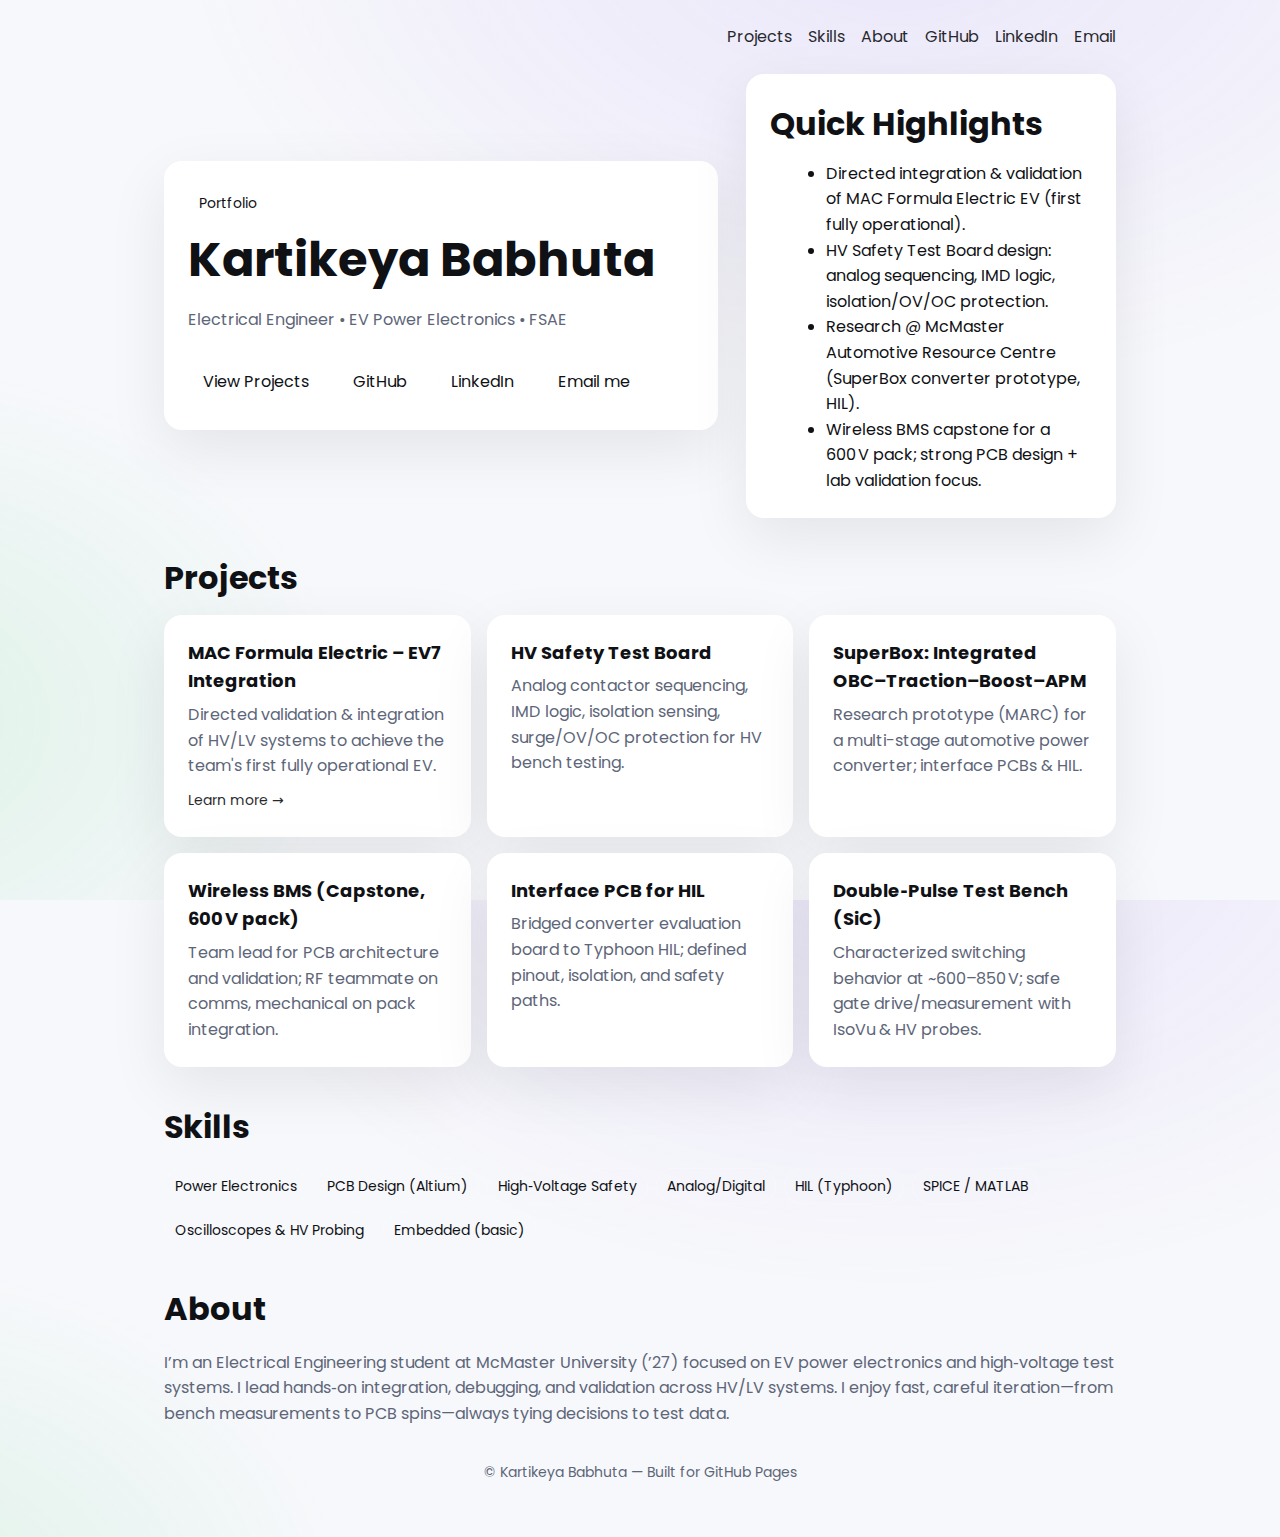
<file: index_kartikeya.html>
<!DOCTYPE html>
<html lang="en">
<head>
<meta charset="utf-8">
<meta name="viewport" content="width=device-width, initial-scale=1">
<title>Kartikeya Babhuta – Portfolio</title>
<link href="https://fonts.googleapis.com/css2?family=Poppins:wght@400;500;600&display=swap" rel="stylesheet">
<style>
:root{
  --bg:#0f1115;--fg:#e8ebf1;--muted:#a5b0c2;--card:#151922;--acc:#8b5cf6;--acc2:#22c55e;--shadow:rgba(0,0,0,.35);
}
@media (prefers-color-scheme: light){
  :root{--bg:#f7f8fb;--fg:#0f1115;--muted:#5d6679;--card:#ffffff;--shadow:rgba(0,0,0,.08)}
}
*{box-sizing:border-box}
html,body{height:100%}
body{
  margin:0;background:radial-gradient(1200px 800px at 70% -10%, rgba(139,92,246,.12), transparent 60%),
                    radial-gradient(800px 600px at -10% 80%, rgba(34,197,94,.12), transparent 60%),
                    var(--bg);
  color:var(--fg);font:16px/1.6 'Poppins',system-ui,-apple-system,Segoe UI,Roboto,Helvetica,Arial;
}
.container{max-width:1000px;margin:0 auto;padding:24px}
.nav{display:flex;gap:16px;justify-content:flex-end;flex-wrap:wrap}
.nav a{color:var(--fg);text-decoration:none;opacity:.9}
.nav a:hover{opacity:1}

.hero{display:grid;grid-template-columns:1.2fr .8fr;gap:28px;align-items:center;margin:24px 0 32px}
@media (max-width:800px){.hero{grid-template-columns:1fr}}
.card{background:var(--card);border-radius:18px;box-shadow:0 20px 60px var(--shadow);padding:24px}
h1{font-size:clamp(28px,4vw,48px);margin:0 0 8px}
h2{font-size:clamp(22px,3vw,32px);margin:0 0 12px}
.pill{display:inline-block;padding:6px 10px;border-radius:999px;background:rgba(255,255,255,.08);border:1px solid rgba(255,255,255,.12);font-size:14px}
.buttons a{display:inline-block;margin-right:10px;margin-top:10px;padding:10px 14px;border-radius:12px;text-decoration:none;color:var(--fg);
  border:1px solid rgba(255,255,255,.12);background:linear-gradient(180deg,rgba(255,255,255,.10),rgba(255,255,255,.02));
  transition:transform .12s ease, box-shadow .12s ease}
.buttons a:hover{transform:translateY(-1px);box-shadow:0 10px 16px var(--shadow)}

.grid{display:grid;grid-template-columns:repeat(3,1fr);gap:16px}
@media (max-width:900px){.grid{grid-template-columns:repeat(2,1fr)}}
@media (max-width:620px){.grid{grid-template-columns:1fr}}
.tile h3{margin:0 0 6px;font-size:18px}
.tile p{margin:0;color:var(--muted)}
.tile a{
  display:inline-block;margin-top:10px;font-size:14px;color:var(--fg);text-decoration:none;opacity:.9;
  border-bottom:1px dashed rgba(255,255,255,.25);
}
.tile a:hover{opacity:1}

.section{margin:34px 0}
ul.skills{display:flex;flex-wrap:wrap;gap:8px;padding:0;list-style:none}
ul.skills li{padding:6px 10px;border-radius:999px;background:rgba(255,255,255,.08);border:1px solid rgba(255,255,255,.12);font-size:14px}

.footer{margin:30px 0;color:var(--muted);font-size:14px;text-align:center}
</style>
</head>
<body>
  <div class="container">
    <nav class="nav">
      <a href="#projects">Projects</a>
      <a href="#skills">Skills</a>
      <a href="#about">About</a>
      <a href="https://github.com/kartikeyab1" target="_blank" rel="noopener">GitHub</a>
      <a href="https://www.linkedin.com/in/kbabhuta/" target="_blank" rel="noopener">LinkedIn</a>
      <a href="mailto:babhutak@mcmaster.ca">Email</a>
    </nav>

    <section class="hero">
      <div class="card">
        <span class="pill">Portfolio</span>
        <h1>Kartikeya Babhuta</h1>
        <p style="margin:8px 0 16px;color:var(--muted)">Electrical Engineer • EV Power Electronics • FSAE</p>
        <div class="buttons">
          <a href="#projects">View Projects</a>
          <a href="https://github.com/kartikeyab1" target="_blank" rel="noopener">GitHub</a>
          <a href="https://www.linkedin.com/in/kbabhuta/" target="_blank" rel="noopener">LinkedIn</a>
          <a href="mailto:babhutak@mcmaster.ca">Email me</a>
        </div>
      </div>
      <div class="card">
        <h2>Quick Highlights</h2>
        <ul style="margin:6px 0 0 16px">
          <li>Directed integration & validation of MAC Formula Electric EV (first fully operational).</li>
          <li>HV Safety Test Board design: analog sequencing, IMD logic, isolation/OV/OC protection.</li>
          <li>Research @ McMaster Automotive Resource Centre (SuperBox converter prototype, HIL).</li>
          <li>Wireless BMS capstone for a 600 V pack; strong PCB design + lab validation focus.</li>
        </ul>
      </div>
    </section>

    <section class="section" id="projects">
      <h2>Projects</h2>
      <div class="grid">
        
        <article class="card tile">
          <h3>MAC Formula Electric – EV7 Integration</h3>
          <p>Directed validation & integration of HV/LV systems to achieve the team's first fully operational EV.</p>
          <a href="https://www.mcmaster.ca/" target="_blank" rel="noopener">Learn more →</a>
        </article>
        <article class="card tile">
          <h3>HV Safety Test Board</h3>
          <p>Analog contactor sequencing, IMD logic, isolation sensing, surge/OV/OC protection for HV bench testing.</p>
          
        </article>
        <article class="card tile">
          <h3>SuperBox: Integrated OBC–Traction–Boost–APM</h3>
          <p>Research prototype (MARC) for a multi-stage automotive power converter; interface PCBs & HIL.</p>
          
        </article>
        <article class="card tile">
          <h3>Wireless BMS (Capstone, 600 V pack)</h3>
          <p>Team lead for PCB architecture and validation; RF teammate on comms, mechanical on pack integration.</p>
          
        </article>
        <article class="card tile">
          <h3>Interface PCB for HIL</h3>
          <p>Bridged converter evaluation board to Typhoon HIL; defined pinout, isolation, and safety paths.</p>
          
        </article>
        <article class="card tile">
          <h3>Double‑Pulse Test Bench (SiC)</h3>
          <p>Characterized switching behavior at ~600–850 V; safe gate drive/measurement with IsoVu & HV probes.</p>
          
        </article>
      </div>
    </section>

    <section class="section" id="skills">
      <h2>Skills</h2>
      <ul class="skills">
        <li>Power Electronics</li><li>PCB Design (Altium)</li><li>High‑Voltage Safety</li><li>Analog/Digital</li>
        <li>HIL (Typhoon)</li><li>SPICE / MATLAB</li><li>Oscilloscopes & HV Probing</li><li>Embedded (basic)</li>
      </ul>
    </section>

    <section class="section" id="about">
      <h2>About</h2>
      <p style="color:var(--muted)">
        I’m an Electrical Engineering student at McMaster University (’27) focused on EV power electronics and high‑voltage test systems.
        I lead hands‑on integration, debugging, and validation across HV/LV systems. I enjoy fast, careful iteration—from bench
        measurements to PCB spins—always tying decisions to test data.
      </p>
    </section>

    <p class="footer">© Kartikeya Babhuta — Built for GitHub Pages</p>
  </div>
</body>
</html>
</file>
